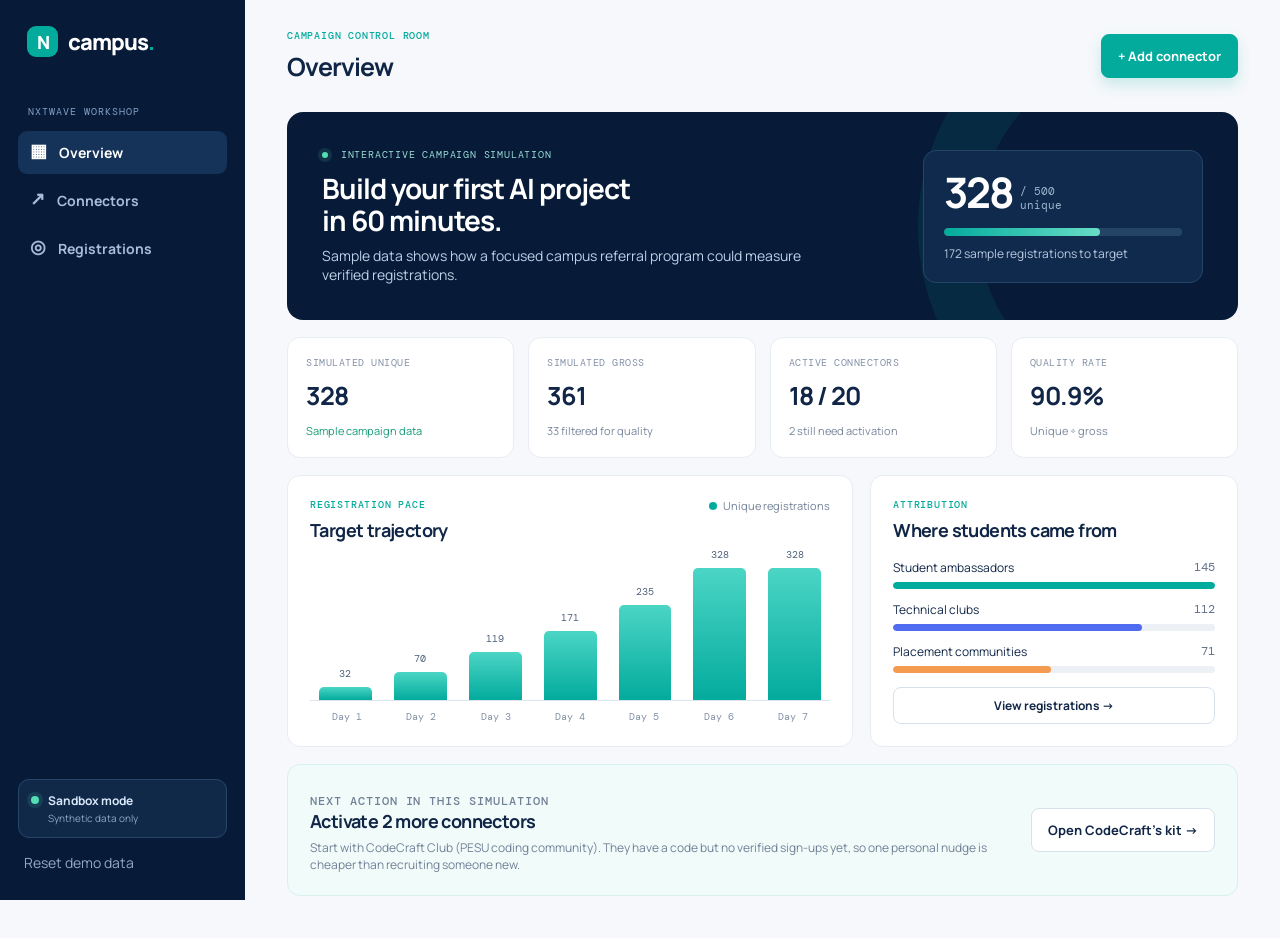
<file: index.html>
<!doctype html>
<html lang="en">
<head>
  <meta charset="utf-8">
  <meta name="viewport" content="width=device-width, initial-scale=1">
  <meta name="theme-color" content="#071b38">
  <link rel="icon" href="favicon.svg" type="image/svg+xml">
  <title>Campus Referral Console — NxtWave Growth Challenge</title>
  <link rel="preconnect" href="https://fonts.googleapis.com">
  <link rel="preconnect" href="https://fonts.gstatic.com" crossorigin>
  <link href="https://fonts.googleapis.com/css2?family=DM+Mono:wght@400;500&family=Manrope:wght@400;500;600;700;800&display=swap" rel="stylesheet">
  <link rel="stylesheet" href="styles.css">
</head>
<body>
  <div class="app-shell">
    <aside class="sidebar">
      <a class="brand" href="#dashboard" aria-label="Campus Referral Console home"><span class="brand-mark">N</span><span>campus<span class="brand-dot">.</span></span></a>
      <p class="workspace-label">NXTWAVE WORKSHOP</p>
      <nav aria-label="Application navigation">
        <a class="nav-link active" href="#dashboard" data-view="dashboard"><span>▦</span> Overview</a>
        <a class="nav-link" href="#connectors" data-view="connectors"><span>↗</span> Connectors</a>
        <a class="nav-link" href="#registrations" data-view="registrations"><span>◎</span> Registrations</a>
      </nav>
      <div class="sidebar-bottom">
        <div class="sandbox-card"><span class="pulse"></span><div><b>Sandbox mode</b><small>Synthetic data only</small></div></div>
        <button class="text-button" id="reset-data">Reset demo data</button>
      </div>
    </aside>

    <main>
      <header class="topbar">
        <div><p class="eyebrow">CAMPAIGN CONTROL ROOM</p><h1 id="page-title">Overview</h1></div>
        <button class="primary-button" id="new-connector">+ Add connector</button>
      </header>

      <section class="view active" id="dashboard-view">
        <div class="hero-card">
          <div><p class="hero-label"><span class="live-dot"></span> INTERACTIVE CAMPAIGN SIMULATION</p><h2>Build your first AI project<br>in 60 minutes.</h2><p>Sample data shows how a focused campus referral program could measure verified registrations.</p></div>
          <div class="hero-progress"><div class="progress-number"><strong id="unique-total">328</strong><span>/ 500<br>unique</span></div><div class="progress-track"><span id="progress-bar"></span></div><p id="progress-copy">172 registrations to go</p></div>
        </div>
        <div class="metrics-grid">
          <article class="metric-card"><p>SIMULATED UNIQUE</p><strong id="metric-unique">328</strong><span class="positive">Sample campaign data</span></article>
          <article class="metric-card"><p>SIMULATED GROSS</p><strong id="metric-gross">361</strong><span id="metric-filtered">33 filtered for quality</span></article>
          <article class="metric-card"><p>ACTIVE CONNECTORS</p><strong id="metric-active">18 / 20</strong><span id="metric-inactive">2 still need activation</span></article>
          <article class="metric-card"><p>QUALITY RATE</p><strong id="metric-quality">90.9%</strong><span>Unique ÷ gross</span></article>
        </div>
        <div class="content-grid">
          <section class="panel funnel-panel"><div class="panel-heading"><div><p class="eyebrow">REGISTRATION PACE</p><h2>Target trajectory</h2></div><span class="legend"><i></i> Unique registrations</span></div><div class="chart" id="chart" role="img" aria-label="Cumulative unique registrations by campaign day"></div><div class="chart-labels"><span>Day 1</span><span>Day 2</span><span>Day 3</span><span>Day 4</span><span>Day 5</span><span>Day 6</span><span>Day 7</span></div></section>
          <section class="panel source-panel"><div class="panel-heading"><div><p class="eyebrow">ATTRIBUTION</p><h2>Where students came from</h2></div></div><div class="source-list" id="source-list"></div><button class="secondary-button" data-view-target="registrations">View registrations →</button></section>
        </div>
        <section class="panel action-panel"><div><p class="eyebrow">NEXT ACTION IN THIS SIMULATION</p><h2 id="action-title">Activate the remaining connectors</h2><p id="action-copy">Give each connector a tracked kit and help them share with a distinct eligible audience.</p></div><button class="secondary-button" id="action-button">Open connector list →</button></section>
      </section>

      <section class="view" id="connectors-view">
        <div class="section-intro"><div><p class="eyebrow">DISTRIBUTION</p><h2>Campus connectors</h2><p>Selected partners from the 20-connector simulation. Each owns a distinct audience.</p></div><button class="primary-button" id="new-connector-2">+ Add connector</button></div>
        <section class="panel table-panel"><div class="table-wrap"><table><thead><tr><th>CONNECTOR</th><th>CHANNEL</th><th>CODE</th><th>UNIQUE</th><th>STATUS</th><th></th></tr></thead><tbody id="connectors-body"></tbody></table></div></section>
      </section>

      <section class="view" id="registrations-view">
        <div class="section-intro"><div><p class="eyebrow">QUALITY CONTROL</p><h2>Registration ledger</h2><p>Every record is checked for source, eligibility and duplication. Email variants such as dots and +tags count as the same student.</p></div><button class="primary-button" id="open-student-form">+ Demo student registration</button></div>
        <section class="panel table-panel"><div class="table-wrap"><table><thead><tr><th>STUDENT</th><th>COLLEGE / BRANCH</th><th>SOURCE</th><th>STATUS</th><th>TIME</th></tr></thead><tbody id="registrations-body"></tbody></table></div></section>
      </section>
    </main>
  </div>

  <dialog id="connector-modal" class="modal"><form method="dialog" id="connector-form"><button class="close" value="cancel" aria-label="Close">×</button><p class="eyebrow">NEW DISTRIBUTION PARTNER</p><h2>Create a connector kit</h2><p class="modal-copy">The code keeps this connector's sign-ups attributable.</p><label>Name<input required name="name" placeholder="e.g. Priya Sharma"></label><label>Audience<input required name="audience" placeholder="e.g. VIT CSE, final year"></label><label>Channel<select name="channel"><option>Student ambassador</option><option>Technical club</option><option>Placement community</option></select></label><button class="primary-button wide" value="default">Create connector kit</button></form></dialog>

  <dialog id="kit-modal" class="modal kit-modal"><form method="dialog"><button class="close" value="cancel" aria-label="Close">×</button><p class="eyebrow">CONNECTOR KIT</p><h2 id="kit-name">Priya's referral kit</h2><div class="code-lockup"><span>REFERRAL CODE</span><strong id="kit-code">PRIYA-VIT</strong></div><label>Your tracked registration link<div class="copy-field"><input id="kit-link" readonly><button type="button" data-copy="kit-link">Copy</button></div></label><label>Ready-to-send WhatsApp message<textarea id="kit-message" rows="5" readonly></textarea></label><button class="secondary-button wide" type="button" id="open-kit-registration">Preview student experience →</button></form></dialog>

  <dialog id="student-modal" class="modal student-modal"><form method="dialog" id="student-form"><button class="close" value="cancel" aria-label="Close">×</button><p class="eyebrow">SAMPLE STUDENT REGISTRATION</p><h2>Build your first AI project.</h2><p class="modal-copy">Free 60-minute online workshop for final-year engineering students. In this October 2026 scenario, the eligible graduation year is 2027.</p><div class="source-chip">Referred by <b id="form-referrer">Campus connector</b></div><div class="two-col"><label>Sample name<input required name="studentName" placeholder="e.g. Demo Student"></label><label>Graduation year<select required name="year"><option value="">Select</option><option>2026</option><option>2027</option><option>2028</option></select></label></div><div class="two-col"><label>Sample college<input required name="college" placeholder="e.g. Demo Institute"></label><label>Branch<input required name="branch" placeholder="e.g. CSE"></label></div><label>Sample email<input required type="email" name="email" placeholder="student@example.com"></label><label class="consent"><input required type="checkbox"> <span>I understand this is a simulated registration saved only in this browser.</span></label><button class="primary-button wide" value="default">Test registration</button><p class="form-note">Use an @example.com email. This does not reserve a real workshop seat.</p></form></dialog>

  <dialog id="result-modal" class="result-modal"><form method="dialog"><div id="result-icon">✓</div><p class="eyebrow" id="result-eyebrow">REGISTRATION RECORDED</p><h2 id="result-title">You are on the list.</h2><p id="result-copy"></p><button class="primary-button wide" value="default">Continue</button></form></dialog>
  <script src="app.js"></script>
</body>
</html>
</file>
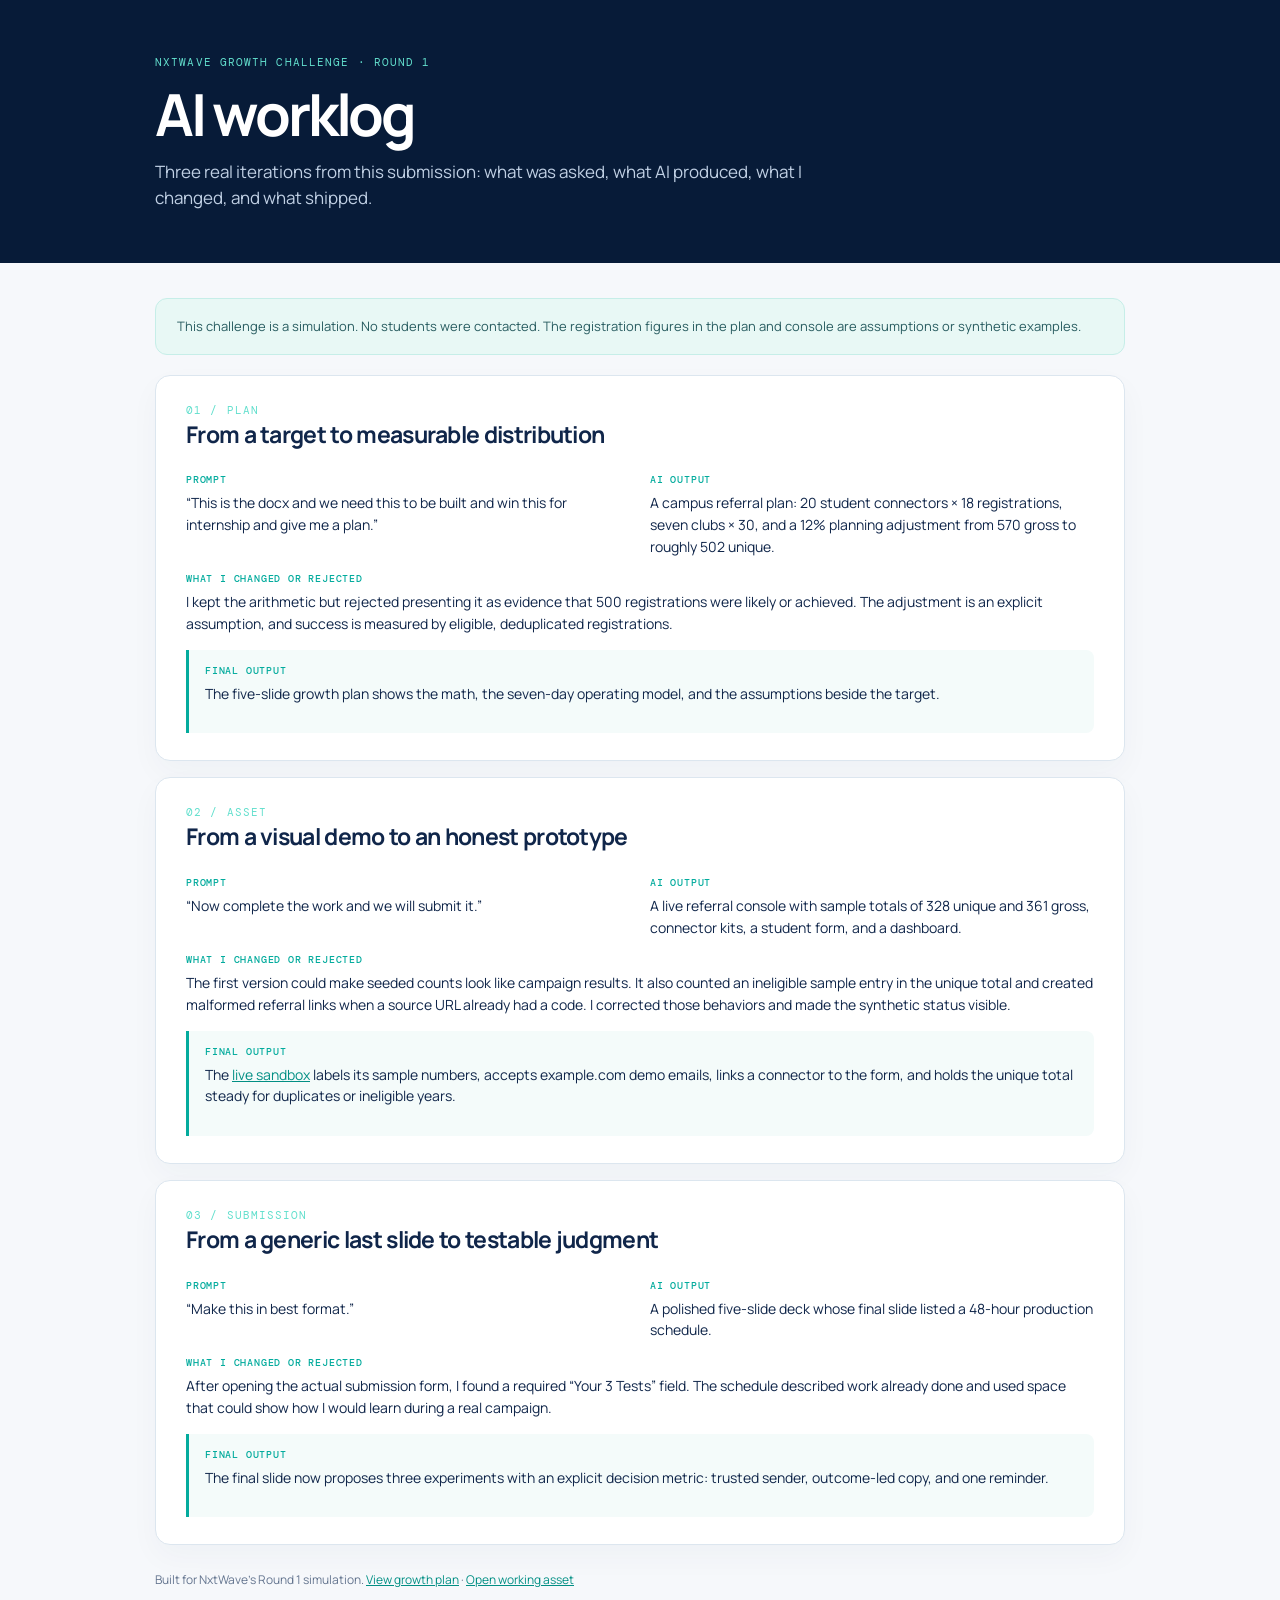
<file: ai-worklog.html>
<!doctype html>
<html lang="en">
<head>
  <meta charset="utf-8">
  <meta name="viewport" content="width=device-width, initial-scale=1">
  <title>AI Worklog — NxtWave Growth Challenge</title>
  <link rel="preconnect" href="https://fonts.googleapis.com">
  <link rel="preconnect" href="https://fonts.gstatic.com" crossorigin>
  <link href="https://fonts.googleapis.com/css2?family=DM+Mono:wght@400;500&family=Manrope:wght@400;500;600;700;800&display=swap" rel="stylesheet">
  <style>
    :root{--ink:#10264a;--navy:#071b38;--teal:#03ab9d;--muted:#64758f;--line:#dce6ef}
    *{box-sizing:border-box}body{margin:0;background:#f6f8fb;color:var(--ink);font-family:Manrope,Arial,sans-serif;line-height:1.55}
    header{background:var(--navy);color:white;padding:55px max(30px,calc((100vw - 970px)/2)) 52px}
    .eyebrow{font:11px 'DM Mono',monospace;letter-spacing:.1em;color:#62dfcd;text-transform:uppercase}
    h1{font-size:clamp(35px,5vw,58px);line-height:1.1;letter-spacing:-.055em;margin:13px 0}
    header p{max-width:720px;color:#c0d0e4;font-size:17px;margin:0}
    main{max-width:1030px;padding:35px 30px 65px;margin:auto}
    .note{background:#e8f8f5;border:1px solid #c6eee8;border-radius:12px;padding:17px 21px;font-size:13px;color:#285c60;margin-bottom:20px}
    article{background:white;border:1px solid var(--line);border-radius:15px;padding:27px 30px;margin:16px 0;box-shadow:0 12px 30px rgba(20,44,75,.035)}
    article h2{font-size:23px;letter-spacing:-.03em;margin:0 0 21px}
    .grid{display:grid;grid-template-columns:repeat(2,1fr);gap:20px}
    .label{font:10px 'DM Mono',monospace;color:var(--teal);letter-spacing:.08em;text-transform:uppercase;font-weight:500;margin-bottom:6px}
    p{margin:0 0 15px;font-size:14px}.final{margin-top:5px;padding:14px 16px;border-left:3px solid var(--teal);background:#f4fbfa;border-radius:0 8px 8px 0}
    footer{font-size:12px;color:var(--muted);margin-top:26px}a{color:#028f84}
    @media(max-width:650px){header{padding:40px 24px}.grid{grid-template-columns:1fr}main{padding:22px 16px}article{padding:23px}}
  </style>
</head>
<body>
  <header><div class="eyebrow">NXTWAVE GROWTH CHALLENGE · ROUND 1</div><h1>AI worklog</h1><p>Three real iterations from this submission: what was asked, what AI produced, what I changed, and what shipped.</p></header>
  <main>
    <div class="note">This challenge is a simulation. No students were contacted. The registration figures in the plan and console are assumptions or synthetic examples.</div>
    <article>
      <div class="eyebrow">01 / Plan</div><h2>From a target to measurable distribution</h2>
      <div class="grid"><div><div class="label">Prompt</div><p>“This is the docx and we need this to be built and win this for internship and give me a plan.”</p></div><div><div class="label">AI output</div><p>A campus referral plan: 20 student connectors × 18 registrations, seven clubs × 30, and a 12% planning adjustment from 570 gross to roughly 502 unique.</p></div></div>
      <div class="label">What I changed or rejected</div><p>I kept the arithmetic but rejected presenting it as evidence that 500 registrations were likely or achieved. The adjustment is an explicit assumption, and success is measured by eligible, deduplicated registrations.</p>
      <div class="final"><div class="label">Final output</div><p>The five-slide growth plan shows the math, the seven-day operating model, and the assumptions beside the target.</p></div>
    </article>
    <article>
      <div class="eyebrow">02 / Asset</div><h2>From a visual demo to an honest prototype</h2>
      <div class="grid"><div><div class="label">Prompt</div><p>“Now complete the work and we will submit it.”</p></div><div><div class="label">AI output</div><p>A live referral console with sample totals of 328 unique and 361 gross, connector kits, a student form, and a dashboard.</p></div></div>
      <div class="label">What I changed or rejected</div><p>The first version could make seeded counts look like campaign results. It also counted an ineligible sample entry in the unique total and created malformed referral links when a source URL already had a code. I corrected those behaviors and made the synthetic status visible.</p>
      <div class="final"><div class="label">Final output</div><p>The <a href="./">live sandbox</a> labels its sample numbers, accepts example.com demo emails, links a connector to the form, and holds the unique total steady for duplicates or ineligible years.</p></div>
    </article>
    <article>
      <div class="eyebrow">03 / Submission</div><h2>From a generic last slide to testable judgment</h2>
      <div class="grid"><div><div class="label">Prompt</div><p>“Make this in best format.”</p></div><div><div class="label">AI output</div><p>A polished five-slide deck whose final slide listed a 48-hour production schedule.</p></div></div>
      <div class="label">What I changed or rejected</div><p>After opening the actual submission form, I found a required “Your 3 Tests” field. The schedule described work already done and used space that could show how I would learn during a real campaign.</p>
      <div class="final"><div class="label">Final output</div><p>The final slide now proposes three experiments with an explicit decision metric: trusted sender, outcome-led copy, and one reminder.</p></div>
    </article>
    <footer>Built for NxtWave’s Round 1 simulation. <a href="growth-plan.pdf">View growth plan</a> · <a href="./">Open working asset</a></footer>
  </main>
</body>
</html>
</file>
<file: styles.css>
:root {
  --navy: #071b38;
  --ink: #112646;
  --muted: #718096;
  --line: #e8edf3;
  --paper: #f6f8fb;
  --white: #fff;
  --teal: #03ab9d;
  --blue: #506cf0;
  --teal-pale: #e6f8f5;
  --orange: #f59a51;
}

* {
  box-sizing: border-box;
}

body {
  margin: 0;
  background: var(--paper);
  color: var(--ink);
  font-family: Manrope,Arial,sans-serif;
  font-size: 14px;
}

.app-shell {
  min-height: 100vh;
  display: flex;
}

.sidebar {
  width: 245px;
  background: var(--navy);
  color: #dbe7fa;
  padding: 26px 18px;
  display: flex;
  flex-direction: column;
  position: fixed;
  inset: 0 auto 0 0;
}

.brand {
  display: flex;
  align-items: center;
  gap: 10px;
  color: white;
  text-decoration: none;
  font-size: 22px;
  font-weight: 800;
  letter-spacing: -1px;
  padding: 0 9px;
}

.brand-mark {
  width: 31px;
  height: 31px;
  background: var(--teal);
  display: grid;
  place-items: center;
  border-radius: 9px;
  font-size: 18px;
}

.brand-dot {
  color: var(--teal);
}

.workspace-label {
  font: 10px 'DM Mono',monospace;
  color: #83a0c6;
  letter-spacing: .1em;
  margin: 48px 10px 13px;
}

nav {
  display: grid;
  gap: 5px;
}

.nav-link {
  color: #aabdd7;
  text-decoration: none;
  padding: 12px 12px;
  border-radius: 9px;
  font-weight: 700;
  display: flex;
  gap: 12px;
}

.nav-link span {
  font-size: 18px;
  line-height: 14px;
}

.nav-link.active, .nav-link:hover {
  background: #153258;
  color: #fff;
}

.sidebar-bottom {
  margin-top: auto;
}

.sandbox-card {
  background: #102949;
  border: 1px solid #284568;
  border-radius: 11px;
  padding: 12px;
  display: flex;
  gap: 9px;
  align-items: flex-start;
  font-size: 12px;
}

.sandbox-card small {
  display: block;
  color: #8fa7c4;
  margin-top: 2px;
}

.pulse, .live-dot {
  width: 8px;
  height: 8px;
  border-radius: 50%;
  background: #55ddb4;
  display: inline-block;
  box-shadow: 0 0 0 4px rgba(85,221,180,.12);
  margin-top: 4px;
}

.text-button {
  background: transparent;
  border: 0;
  color: #91a9c6;
  padding: 15px 6px 2px;
  cursor: pointer;
  font: inherit;
}

main {
  margin-left: 245px;
  width: calc(100% - 245px);
  padding: 0 42px 42px;
}

.topbar {
  height: 112px;
  display: flex;
  justify-content: space-between;
  align-items: center;
}

.eyebrow {
  font: 10px 'DM Mono',monospace;
  letter-spacing: .08em;
  color: var(--teal);
  font-weight: 500;
  margin: 0 0 7px;
}

.topbar h1, .section-intro h2 {
  margin: 0;
  font-size: 25px;
  letter-spacing: -1px;
}

.primary-button, .secondary-button {
  font: 700 13px Manrope;
  border-radius: 8px;
  padding: 12px 16px;
  cursor: pointer;
}

.primary-button {
  background: var(--teal);
  border: 1px solid var(--teal);
  color: #fff;
  box-shadow: 0 7px 14px rgba(3,171,157,.18);
}

.secondary-button {
  border: 1px solid #d8e1eb;
  background: #fff;
  color: var(--ink);
}

.wide {
  width: 100%;
  margin-top: 17px;
}

.view {
  display: none;
}

.view.active {
  display: block;
}

.hero-card {
  background: var(--navy);
  border-radius: 16px;
  min-height: 208px;
  padding: 30px 35px;
  display: flex;
  justify-content: space-between;
  align-items: center;
  color: white;
  overflow: hidden;
  position: relative;
}

.hero-card:after {
  content: "";
  position: absolute;
  width: 350px;
  height: 350px;
  border-radius: 50%;
  border: 60px solid rgba(3,171,157,.1);
  right: -150px;
  top: -120px;
}

.hero-label {
  font: 10px 'DM Mono',monospace;
  letter-spacing: .08em;
  color: #99dcd5;
  margin: 0 0 11px;
}

.hero-label .live-dot {
  margin: 0 6px 0 0;
  width: 6px;
  height: 6px;
}

.hero-card h2 {
  font-size: 28px;
  line-height: 1.16;
  letter-spacing: -1px;
  margin: 0 0 10px;
}

.hero-card>div:first-child>p:last-child {
  color: #bdd0e7;
  margin: 0;
  max-width: 480px;
}

.hero-progress {
  position: relative;
  z-index: 1;
  width: 280px;
  background: #102a4d;
  border: 1px solid #244568;
  padding: 20px;
  border-radius: 13px;
}

.progress-number {
  display: flex;
  align-items: end;
  gap: 7px;
}

.progress-number strong {
  font-size: 42px;
  line-height: 1;
  letter-spacing: -2px;
}

.progress-number span {
  font: 11px 'DM Mono';
  color: #9fb6d0;
  line-height: 1.3;
}

.progress-track {
  height: 8px;
  background: #254565;
  border-radius: 99px;
  display: block;
  margin: 15px 0 9px;
  overflow: hidden;
}

.progress-track span {
  display: block;
  background: linear-gradient(90deg,var(--teal),#69dcc6);
  height: 100%;
  border-radius: 99px;
  width: 65.6%;
  transition: width .4s;
}

.hero-progress p {
  margin: 0;
  font-size: 12px;
  color: #b7c9df;
}

.metrics-grid {
  display: grid;
  grid-template-columns: repeat(4,1fr);
  gap: 14px;
  margin: 17px 0;
}

.metric-card, .panel {
  background: white;
  border: 1px solid var(--line);
  border-radius: 13px;
}

.metric-card {
  padding: 18px;
}

.metric-card p {
  font: 10px 'DM Mono';
  color: #8492a7;
  margin: 0 0 9px;
  letter-spacing: .05em;
}

.metric-card strong {
  display: block;
  font-size: 25px;
  letter-spacing: -1px;
  margin-bottom: 7px;
}

.metric-card span {
  color: #77869a;
  font-size: 11px;
}

.metric-card .positive {
  color: #149b75;
}

.content-grid {
  display: grid;
  grid-template-columns: 1.54fr 1fr;
  gap: 17px;
}

.panel {
  padding: 22px;
}

.panel-heading {
  display: flex;
  align-items: start;
  justify-content: space-between;
}

.panel-heading h2, .action-panel h2 {
  font-size: 18px;
  margin: 0;
  letter-spacing: -.6px;
}

.legend {
  font-size: 11px;
  color: var(--muted);
}

.legend i {
  display: inline-block;
  width: 8px;
  height: 8px;
  border-radius: 50%;
  background: var(--teal);
  margin-right: 4px;
}

.chart {
  height: 153px;
  display: flex;
  align-items: end;
  gap: 22px;
  padding: 20px 9px 0;
  border-bottom: 1px solid #dce4ed;
  margin-top: 6px;
}

.bar-wrap {
  height: 100%;
  display: flex;
  align-items: end;
  flex: 1;
}

.bar {
  width: 100%;
  background: linear-gradient(180deg,#4bd5c5,var(--teal));
  border-radius: 5px 5px 0 0;
  position: relative;
  min-height: 8px;
}

.bar span {
  position: absolute;
  top: -20px;
  font: 10px 'DM Mono';
  color: #4d617b;
  left: 50%;
  transform: translateX(-50%);
}

.chart-labels {
  display: flex;
  justify-content: space-around;
  font: 10px 'DM Mono';
  color: #8290a4;
  padding-top: 9px;
}

.source-list {
  margin: 17px 0 14px;
}

.source-row {
  margin-bottom: 12px;
}

.source-title {
  display: flex;
  justify-content: space-between;
  font-size: 12px;
  margin-bottom: 6px;
}

.source-title span:last-child {
  font-family: 'DM Mono';
  color: #60708a;
}

.source-track {
  height: 7px;
  background: #edf1f5;
  border-radius: 5px;
  overflow: hidden;
}

.source-track i {
  display: block;
  height: 100%;
  border-radius: 5px;
  background: var(--teal);
}

.source-row:nth-child(2) i {
  background: var(--blue);
}

.source-row:nth-child(3) i {
  background: var(--orange);
}

.source-panel .secondary-button {
  width: 100%;
  font-size: 12px;
  padding: 9px;
}

.action-panel {
  margin-top: 17px;
  display: flex;
  justify-content: space-between;
  align-items: center;
  background: #f0fbfa;
  border-color: #d7f1ed;
  gap: 24px;
}

.action-panel .secondary-button {
  white-space: nowrap;
  flex-shrink: 0;
}

.action-panel p {
  margin: 6px 0 0;
  color: var(--muted);
  font-size: 12px;
}

.section-intro {
  display: flex;
  align-items: center;
  justify-content: space-between;
  margin: 3px 0 22px;
}

.section-intro p {
  margin: 7px 0 0;
  color: var(--muted);
}

.table-panel {
  padding: 0;
}

.table-wrap {
  overflow: auto;
}

table {
  width: 100%;
  border-collapse: collapse;
  text-align: left;
}

th {
  font: 10px 'DM Mono';
  letter-spacing: .06em;
  color: #8290a4;
  background: #fbfcfe;
  padding: 15px 20px;
}

td {
  padding: 15px 20px;
  border-top: 1px solid var(--line);
  font-size: 13px;
}

td small {
  display: block;
  color: #8190a5;
  margin-top: 3px;
}

.code {
  font: 11px 'DM Mono';
  padding: 5px 8px;
  color: #4e6280;
  background: #f0f4f8;
  border-radius: 5px;
}

.status {
  font-size: 10px;
  font-weight: 800;
  padding: 5px 8px;
  border-radius: 20px;
  background: #e7f8f2;
  color: #168467;
}

.status.pending {
  background: #fff2e6;
  color: #cb762f;
}

.row-button {
  color: var(--teal);
  border: 0;
  background: transparent;
  cursor: pointer;
  font: 700 12px Manrope;
}

.modal, .result-modal {
  border: 0;
  border-radius: 16px;
  padding: 0;
  width: min(495px,calc(100vw - 28px));
  box-shadow: 0 24px 90px rgba(7,27,56,.25);
}

.modal::backdrop, .result-modal::backdrop {
  background: rgba(7,27,56,.55);
  backdrop-filter: blur(3px);
}

.modal form, .result-modal form {
  padding: 29px;
  position: relative;
}

.modal h2, .result-modal h2 {
  font-size: 25px;
  letter-spacing: -1px;
  margin: 0 0 8px;
}

.modal-copy {
  color: var(--muted);
  font-size: 13px;
  margin: 0 0 20px;
}

.close {
  position: absolute;
  right: 16px;
  top: 15px;
  font-size: 26px;
  line-height: 25px;
  border: 0;
  background: transparent;
  color: #8391a6;
  cursor: pointer;
}

.modal label {
  display: block;
  font: 700 11px Manrope;
  color: #40516c;
  margin-top: 14px;
}

.modal input:not([type=checkbox]), .modal select, .modal textarea {
  width: 100%;
  margin-top: 6px;
  padding: 11px 12px;
  border: 1px solid #dce4ec;
  border-radius: 7px;
  background: #fff;
  font: 13px Manrope;
  color: var(--ink);
  outline-color: var(--teal);
}

.modal textarea {
  resize: vertical;
  line-height: 1.5;
}

.two-col {
  display: grid;
  grid-template-columns: 1fr 1fr;
  gap: 12px;
}

.code-lockup {
  background: var(--navy);
  border-radius: 10px;
  padding: 14px 17px;
  margin: 20px 0;
}

.code-lockup span {
  font: 10px 'DM Mono';
  color: #a7c3dd;
  display: block;
}

.code-lockup strong {
  font: 22px 'DM Mono';
  color: white;
  display: block;
  margin-top: 4px;
}

.copy-field {
  display: flex;
  gap: 6px;
}

.copy-field input {
  margin-top: 6px!important;
}

.copy-field button {
  border: 0;
  background: var(--navy);
  color: #fff;
  border-radius: 7px;
  padding: 0 13px;
  margin-top: 6px;
  cursor: pointer;
  font-weight: 700;
}

.source-chip {
  font-size: 12px;
  background: var(--teal-pale);
  color: #246d69;
  padding: 9px 11px;
  border-radius: 7px;
  margin-bottom: 7px;
}

.consent {
  display: flex!important;
  gap: 8px;
  align-items: start;
  font-weight: 500!important;
  color: #6c7c91!important;
}

.consent input {
  margin: 2px 0 0;
}

.form-note {
  text-align: center;
  color: #8996a7;
  font-size: 10px;
  margin: 12px 0 0;
}

.result-modal {
  text-align: center;
  width: min(390px,calc(100vw - 28px));
}

.result-modal form {
  padding: 37px;
}

.result-modal p:not(.eyebrow) {
  color: var(--muted);
  line-height: 1.6;
}

.result-modal .primary-button {
  margin-top: 12px;
}

#result-icon {
  width: 54px;
  height: 54px;
  border-radius: 50%;
  background: var(--teal-pale);
  color: var(--teal);
  display: grid;
  place-items: center;
  font-size: 28px;
  font-weight: 800;
  margin: 0 auto 18px;
}

@media(max-width:900px) {
  .sidebar {
    width: 70px;
    padding: 22px 9px;
  }
  .brand {
    padding: 0;
    justify-content: center;
  }
  .brand>span:last-child, .workspace-label, .nav-link:not(.active) {
    font-size: 0;
  }
  .nav-link {
    justify-content: center;
    padding: 13px;
  }
  .nav-link span {
    font-size: 18px;
  }
  .sidebar-bottom {
    display: none;
  }
  main {
    margin-left: 70px;
    width: calc(100% - 70px);
    padding: 0 24px 30px;
  }
  .metrics-grid {
    grid-template-columns: repeat(2,1fr);
  }
  .content-grid {
    grid-template-columns: 1fr;
  }
  .hero-progress {
    width: 245px;
  }
  .chart {
    gap: 13px;
  }
}

@media(max-width:620px) {
  .sidebar {
    display: none;
  }
  main {
    margin: 0;
    width: 100%;
    padding: 0 16px 24px;
  }
  .topbar {
    height: 88px;
  }
  .topbar h1 {
    font-size: 22px;
  }
  .topbar .primary-button {
    font-size: 0;
    padding: 12px;
  }
  .topbar .primary-button:after {
    content: '+';
    font-size: 20px;
  }
  .hero-card {
    padding: 24px;
    display: block;
  }
  .hero-card h2 {
    font-size: 24px;
  }
  .hero-progress {
    width: 100%;
    margin-top: 20px;
  }
  .metrics-grid {
    gap: 9px;
  }
  .metric-card {
    padding: 14px;
  }
  .metric-card strong {
    font-size: 22px;
  }
  .chart {
    gap: 8px;
  }
  .section-intro {
    align-items: flex-end;
  }
  .section-intro .primary-button {
    font-size: 0;
    padding: 12px;
  }
  .section-intro .primary-button:after {
    content: '+';
    font-size: 18px;
  }
  .action-panel {
    display: block;
  }
  .action-panel button {
    margin-top: 14px;
  }
  .two-col {
    grid-template-columns: 1fr;
  }
  .modal form {
    padding: 25px 20px;
  }
  .kit-modal textarea {
    font-size: 12px;
  }
}
</file>
